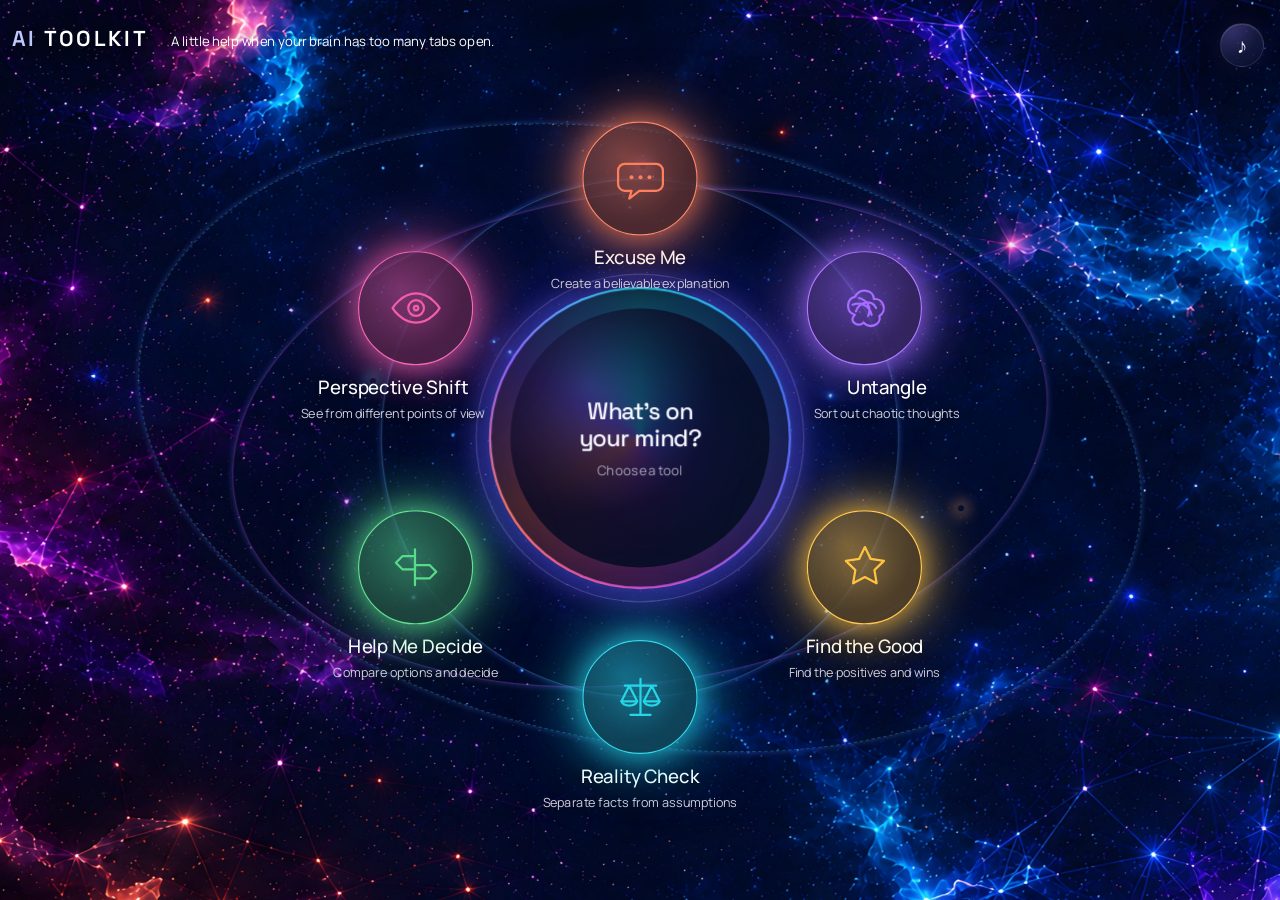
<file: index.html>
<!doctype html>
<html lang="en">
<head>
  <meta charset="UTF-8">
  <meta name="viewport" content="width=device-width, initial-scale=1.0">
  <meta name="theme-color" content="#070817">
  <meta name="description" content="AI Toolkit — six small tools for clearer everyday thinking.">
  <title>AI Toolkit</title>
  <link rel="preload" as="image" href="back-desktop.webp" type="image/webp" media="(min-width: 761px)">
  <link rel="preload" as="image" href="back-mobile.webp" type="image/webp" media="(max-width: 760px)">
  <link rel="stylesheet" href="style.css">
</head>
<body>
  <div class="space" aria-hidden="true">
    <img id="bg" src="back-desktop.webp" alt="" draggable="false">
  </div>
  <div class="twinkle-stars" id="twinkleStars" aria-hidden="true"></div>
  <canvas class="cursor-trail" id="cursorTrail" aria-hidden="true"></canvas>
  <audio id="ambientAudio" src="orbital-drift.mp3" preload="auto" autoplay loop aria-hidden="true"></audio>

  <header class="site-header">
    <a class="brand" href="#" aria-label="AI Toolkit home"><span>AI</span> Toolkit</a>
    <p>A little help when your brain has too many tabs open.</p>
  </header>

  <main>
    <section class="orbit-stage" id="orbitStage" aria-label="Choose an AI tool">
      <div class="orbit-camera" id="orbitCamera">
        <div class="orbit-system" id="orbitSystem">
          <div class="orbit orbit-one"></div>
          <div class="orbit orbit-two"></div>
          <div class="orbit orbit-three"></div>
          <div class="orbit-dot dot-one"></div>
          <div class="orbit-dot dot-two"></div>
          <div class="orbit-dot dot-three"></div>

          <div class="core" id="core" aria-hidden="true">
            <div class="core-inner core-start">
              <p>What's on your mind?</p>
              <span>Choose a tool</span>
            </div>
          </div>

          <div class="tools" id="tools"></div>
        </div>
      </div>
    </section>

    <button class="sound-toggle" id="soundToggle" type="button" aria-label="Play ambient sound" aria-pressed="false" title="Ambient sound"><span class="sound-icon">♪</span></button>
    <button class="back-button" id="backButton" type="button"><span>←</span> Back to tools</button>

    <section class="workspace" id="workspace" aria-hidden="true">
      <div class="work-card">
        <form id="toolForm">
          <label id="promptLabel" for="userInput"></label>
          <div class="textarea-wrap">
            <textarea id="userInput" maxlength="1200" rows="5" required></textarea>
            <span class="counter"><b id="charCount">0</b>/1200</span>
          </div>
          <button class="generate-button" id="generateButton" type="submit"><span>✦</span> Generate</button>
        </form>

        <div class="response" id="response" aria-live="polite" hidden>
        <div class="response-top"><span>Toolkit response</span></div>
          <div id="responseContent"></div>
        </div>
      </div>
    </section>
  </main>

  <script src="background-frames.js"></script>
  <script src="script.js"></script>
</body>
</html>
</file>
<file: style.css>
@import url('https://fonts.googleapis.com/css2?family=Manrope:wght@400;500;600&family=Space+Grotesk:wght@400;500;600&display=swap');

:root {
  --ink: #f8f7ff;
  --muted: #b8b5c9;
  --accent: #a76bff;
  --accent-rgb: 167, 107, 255;
  --ease: cubic-bezier(.18, .76, .2, 1);
  --morph-duration: 1600ms;
  --counter-rotation: 0deg;
  --camera-x: 0px;
  --camera-y: 0px;
  --orbit-rotation: 0deg;
  --orbit-base-zoom: 1;
  --orbit-active-zoom: 1.27;
  --orbit-zoom: var(--orbit-base-zoom);
  --workspace-w: min(51vw, 735px);
  --textarea-h: clamp(102px, 12.5vh, 116px);
}

* { box-sizing: border-box; }

html,
body {
  margin: 0;
  width: 100%;
  min-height: 100%;
  overflow: hidden;
  background: #040716;
}

body {
  min-height: 100dvh;
  color: var(--ink);
  font: 400 14px Manrope, sans-serif;
}

/* Background intentionally unchanged in BotV3; it will be replaced later. */
.space {
  position: fixed;
  inset: 0;
  z-index: 0;
  overflow: hidden;
  pointer-events: none;
  background: #040716;
}
#bg {
  position: absolute;
  left: -10%;
  top: -10%;
  width: 120%;
  height: 120%;
  display: block;
  object-fit: cover;
  user-select: none;
  transform: translate3d(0, 0, 0);
  transform-origin: center;
  will-change: transform;
  backface-visibility: hidden;
}

.site-header {
  position: fixed;
  z-index: 50;
  left: clamp(18px, 3.3vw, 52px);
  top: clamp(16px, 2.7vh, 28px);
  display: flex;
  align-items: baseline;
  gap: 18px;
  pointer-events: none;
}
.brand {
  color: #fff;
  text-decoration: none;
  white-space: nowrap;
  pointer-events: auto;
  text-shadow: 0 2px 18px rgba(2, 4, 18, .92);
  font: 600 18px "Space Grotesk", sans-serif;
  letter-spacing: .13em;
  text-transform: uppercase;
}
.brand span { color: #c0caff; }
.site-header p {
  margin: 0;
  color: #fff;
  font-size: 11px;
  text-shadow: 0 2px 12px rgba(2, 4, 18, .95);
}

main {
  position: relative;
  z-index: 2;
  width: 100%;
  height: 100dvh;
  overflow: hidden;
}

/* ---------------- ORBIT CAMERA / MORPH ---------------- */
.orbit-stage {
  position: absolute;
  inset: 0;
  overflow: hidden;
  pointer-events: none;
}

.orbit-camera {
  position: absolute;
  left: 50%;
  top: 50%;
  width: min(82vw, 900px);
  height: min(76vh, 620px);
  transform: translate(-50%, -50%) translate3d(var(--camera-x), var(--camera-y), 0);
  transform-origin: center;
  will-change: transform;
  transition: transform var(--morph-duration) var(--ease);
  pointer-events: none;
}

.orbit-system {
  position: relative;
  width: 100%;
  height: 100%;
  transform: scale(var(--orbit-zoom)) rotate(var(--orbit-rotation));
  transform-origin: center;
  will-change: transform;
  transition: transform var(--morph-duration) var(--ease);
  pointer-events: none;
}

/* Local darkening only under the orbit so the detailed background remains visible. */
.orbit-system::before {
  content: "";
  position: absolute;
  left: 50%;
  top: 50%;
  width: 105%;
  height: 105%;
  transform: translate(-50%, -50%);
  border-radius: 50%;
  background: radial-gradient(ellipse at center,
    rgba(3, 6, 26, .34) 0%,
    rgba(3, 6, 26, .19) 40%,
    rgba(3, 6, 26, .05) 64%,
    transparent 78%);
  z-index: 0;
  pointer-events: none;
}

.orbit {
  position: absolute;
  left: 50%;
  top: 50%;
  border: 1px solid rgba(97, 175, 255, .32);
  border-radius: 50%;
  box-shadow: 0 0 5px rgba(89, 133, 255, .35);
  transform: translate(-50%, -50%);
  z-index: 1;
}
.orbit-one {
  width: 48%;
  aspect-ratio: 1;
}
.orbit-two {
  width: 76%;
  height: 66%;
  transform: translate(-50%, -50%) rotate(-8deg);
  border-color: rgba(216, 91, 255, .28);
}
.orbit-three {
  width: 94%;
  height: 82%;
  transform: translate(-50%, -50%) rotate(11deg);
  border-style: dashed;
  border-color: rgba(72, 218, 255, .28);
}

.orbit-dot {
  position: absolute;
  z-index: 2;
  width: 5px;
  height: 5px;
  border-radius: 50%;
  box-shadow: 0 0 12px 2px currentColor;
}
.dot-one { left: 25%; top: 42%; color: #53dbff; animation: p1 16s ease-in-out infinite; }
.dot-two { right: 20%; top: 59%; color: #ff9c5c; animation: p2 20s ease-in-out infinite; }
.dot-three { left: 50%; top: 13%; color: #ef71ff; animation: p3 18s ease-in-out infinite; }

/* ---------------- CORE ---------------- */
.core {
  position: absolute;
  left: 50%;
  top: 50%;
  width: clamp(228px, 28vmin, 300px);
  aspect-ratio: 1;
  transform: translate(-50%, -50%);
  z-index: 4;
  padding: 2px;
  border-radius: 50%;
  background: conic-gradient(from 0deg, #20d9ec, #377ce9, #7864ff, #d74dca, #ff745f, #8b64ff, #20d9ec);
  box-shadow:
    0 0 24px rgba(90, 101, 255, .65),
    0 0 74px rgba(101, 62, 234, .38);
  animation: coreHue 12s linear infinite;
  transition: box-shadow .7s var(--ease), background .7s var(--ease), opacity .7s var(--ease);
}
.core::before,
.core::after {
  content: "";
  position: absolute;
  border-radius: 50%;
  pointer-events: none;
}
.core::before {
  inset: -11px;
  border: 1px solid rgba(172, 156, 255, .31);
  box-shadow: 0 0 24px rgba(109, 92, 255, .19), inset 0 0 22px rgba(108, 82, 255, .25);
  transition: border-color .7s var(--ease), box-shadow .7s var(--ease);
}
.core::after {
  inset: 7%;
  z-index: -1;
  background: radial-gradient(circle at 30% 30%, rgba(55, 73, 171, .2), rgba(6, 9, 33, .84) 50%, rgba(3, 5, 21, .97));
  box-shadow: inset 18px 10px 40px rgba(217, 54, 181, .13), inset -18px -10px 44px rgba(0, 202, 238, .15);
}
.core-inner {
  position: absolute;
  inset: 2px;
  display: flex;
  flex-direction: column;
  align-items: center;
  justify-content: center;
  text-align: center;
  border-radius: 50%;
  background: radial-gradient(circle, rgba(14, 17, 54, .42), rgba(3, 5, 23, .9));
  transform: rotate(var(--counter-rotation));
  transition: opacity .55s var(--ease), transform var(--morph-duration) var(--ease);
  will-change: transform, opacity;
}
.core-start p {
  width: 64%;
  margin: 0;
  font: 500 clamp(17px, 1.55vw, 22px)/1.14 "Space Grotesk", sans-serif;
  letter-spacing: -.025em;
  text-wrap: balance;
}
.core-start span {
  margin-top: 8px;
  color: #aaa7ba;
  font-size: 11px;
}
body.active-mode .core-start {
  opacity: .16;
}
body.active-mode .core {
  background: conic-gradient(from 20deg, #28d6e9, #5e70f4, var(--accent), #d853c5, var(--accent), #5969f4, #28d6e9);
  box-shadow:
    0 0 34px rgba(var(--accent-rgb), .65),
    0 0 88px rgba(var(--accent-rgb), .32);
}
body.active-mode .core::before {
  border-color: rgba(var(--accent-rgb), .5);
  box-shadow: 0 0 34px rgba(var(--accent-rgb), .25), inset 0 0 28px rgba(var(--accent-rgb), .21);
}

/* ---------------- TOOL NODES ---------------- */
.tools { position: absolute; inset: 0; z-index: 7; pointer-events: none; }
.tool {
  --color: #a76bff;
  --tool-scale: 1;
  position: absolute;
  width: 188px;
  padding: 0;
  border: 0;
  background: none;
  color: #fff;
  text-align: center;
  cursor: pointer;
  pointer-events: auto;
  transform: translate(-50%, -50%) rotate(var(--counter-rotation)) scale(var(--tool-scale));
  transform-origin: center;
  will-change: transform, opacity;
  transition:
    transform var(--morph-duration) var(--ease),
    opacity .7s var(--ease);
}
.tool:nth-child(1) { left: 50%; top: 7%; }
.tool:nth-child(2) { left: 81%; top: 29%; }
.tool:nth-child(3) { left: 81%; top: 71%; }
.tool:nth-child(4) { left: 50%; top: 93%; }
.tool:nth-child(5) { left: 19%; top: 71%; }
.tool:nth-child(6) { left: 19%; top: 29%; }

.tool-orb {
  position: relative;
  isolation: isolate;
  width: clamp(94px, 10.6vmin, 112px);
  aspect-ratio: 1;
  margin: auto;
  display: grid;
  place-items: center;
  border-radius: 50%;
  color: var(--color);
  border: 1px solid color-mix(in srgb, var(--color) 90%, white);
  background: radial-gradient(circle at 35% 30%, color-mix(in srgb, var(--color) 25%, transparent), rgba(7, 9, 30, .88) 62%);
  box-shadow:
    0 0 22px color-mix(in srgb, var(--color) 68%, transparent),
    0 0 58px color-mix(in srgb, var(--color) 36%, transparent),
    0 0 94px color-mix(in srgb, var(--color) 15%, transparent),
    inset 0 0 25px color-mix(in srgb, var(--color) 20%, transparent);
  transition: border-color .4s var(--ease), background .4s var(--ease), box-shadow .4s var(--ease);
}
.tool-orb::before {
  content: "";
  position: absolute;
  z-index: -1;
  inset: -30%;
  border-radius: 50%;
  background: radial-gradient(circle,
    color-mix(in srgb, var(--color) 48%, transparent) 0%,
    color-mix(in srgb, var(--color) 24%, transparent) 42%,
    transparent 72%);
  filter: blur(15px);
  opacity: .98;
  pointer-events: none;
  transition: transform .5s var(--ease), opacity .5s var(--ease);
}
.tool-orb svg {
  width: 48%;
  height: 48%;
  fill: none;
  stroke: currentColor;
  stroke-width: 2;
  stroke-linecap: round;
  stroke-linejoin: round;
}
.tool-orb svg circle[r="1.8"] { fill: currentColor; stroke: none; }
.tool-name {
  display: block;
  margin-top: 9px;
  font: 500 15.5px/1.2 "Manrope", sans-serif;
  text-shadow: 0 2px 13px rgba(1, 3, 18, .96);
}
/* Fine text alignment only: keep orbit positions unchanged */
.tool:nth-child(2) .tool-name,
.tool:nth-child(2) .tool-desc {
  transform: translateX(10px);
}

.tool:nth-child(6) .tool-name,
.tool:nth-child(6) .tool-desc {
  transform: translateX(-10px);
}

.tool-desc {
  display: block;
  max-width: 168px;
  margin: 5px auto 0;
  color: #d1cede;
  font: 400 10.5px/1.4 "Manrope", sans-serif;
  letter-spacing: 0;
  text-shadow: 0 2px 11px rgba(1, 3, 18, .98);
}
.tool:hover .tool-orb,
.tool:focus-visible .tool-orb {
  box-shadow:
    0 0 30px color-mix(in srgb, var(--color) 84%, transparent),
    0 0 78px color-mix(in srgb, var(--color) 45%, transparent),
    0 0 118px color-mix(in srgb, var(--color) 20%, transparent),
    inset 0 0 29px color-mix(in srgb, var(--color) 28%, transparent);
}
.tool:hover .tool-orb::before,
.tool:focus-visible .tool-orb::before { transform: scale(1.14); }
.tool:focus-visible { outline: none; }

body.active-mode .tool.dimmed {
  opacity: .48;
}
body.active-mode .tool.dimmed .tool-desc { opacity: .24; }
body.active-mode .tool.selected {
  --tool-scale: 1.13;
  opacity: 1;
  z-index: 12;
}
body.active-mode .tool.selected .tool-orb {
  box-shadow:
    0 0 34px color-mix(in srgb, var(--color) 90%, transparent),
    0 0 86px color-mix(in srgb, var(--color) 52%, transparent),
    0 0 138px color-mix(in srgb, var(--color) 23%, transparent),
    inset 0 0 32px color-mix(in srgb, var(--color) 32%, transparent);
}
body.active-mode .tool.selected .tool-desc { color: #f0edf7; }

/* Keep expensive paint effects out of the moving composition. */
body.morphing .core { animation-play-state: paused; }
body.morphing .tool-orb::before { opacity: .72; filter: none; }

/* ---------------- WORKSPACE ---------------- */
.workspace {
  position: fixed;
  z-index: 25;
  right: clamp(22px, 3.2vw, 52px);
  top: 50%;
  width: var(--workspace-w);
  height: auto;
  max-height: calc(100dvh - 88px);
  transform: translate(70px, -50%) scale(.98);
  opacity: 0;
  visibility: hidden;
  pointer-events: none;
  transition:
    opacity .62s var(--ease),
    transform .72s var(--ease);
}
.workspace.visible {
  transform: translate(0, -50%) scale(1);
  opacity: 1;
  visibility: visible;
  pointer-events: auto;
}

.back-button {
  position: fixed;
  z-index: 40;
  right: clamp(22px, 3.2vw, 52px);
  top: clamp(18px, 2.6vh, 28px);
  padding: 11px 19px;
  border: 0;
  border-radius: 999px;
  color: #f4f2fb;
  background:
    radial-gradient(circle at 22% 10%, rgba(var(--accent-rgb), .16), transparent 52%),
    linear-gradient(135deg, rgba(72, 77, 137, .46), rgba(17, 21, 61, .42));
  box-shadow:
    0 10px 34px rgba(0, 0, 0, .18),
    0 0 28px rgba(var(--accent-rgb), .12),
    inset 0 1px 0 rgba(255, 255, 255, .11),
    inset 0 0 18px rgba(var(--accent-rgb), .05);
  font: 500 15px/1.1 Manrope, sans-serif;
  cursor: pointer;
  opacity: 0;
  pointer-events: none;
  transform: translateY(-7px);
  transition: opacity .42s var(--ease), transform .42s var(--ease), background .3s var(--ease), box-shadow .3s var(--ease);
}
body.active-mode .back-button {
  opacity: 1;
  pointer-events: auto;
  transform: none;
}
body.returning .back-button {
  opacity: 0;
  pointer-events: none;
  transform: translateY(-7px);
}
.back-button:hover {
  transform: translateY(-1px) scale(1.015);
  background:
    radial-gradient(circle at 22% 10%, rgba(var(--accent-rgb), .24), transparent 54%),
    linear-gradient(135deg, rgba(82, 87, 151, .54), rgba(22, 27, 72, .5));
  box-shadow:
    0 12px 38px rgba(0, 0, 0, .19),
    0 0 36px rgba(var(--accent-rgb), .2),
    inset 0 1px 0 rgba(255, 255, 255, .14),
    inset 0 0 20px rgba(var(--accent-rgb), .08);
}

.work-card {
  position: relative;
  height: auto;
  max-height: inherit;
  padding: 19px 21px;
  display: flex;
  flex-direction: column;
  overflow: hidden;
  border: 1px solid transparent;
  border-radius: 21px;
  background:
    linear-gradient(145deg,
      rgba(77, 82, 151, .45),
      rgba(var(--accent-rgb), .14) 42%,
      rgba(19, 23, 70, .52) 100%) padding-box,
    linear-gradient(125deg,
      rgba(var(--accent-rgb), .92),
      rgba(147, 160, 255, .40),
      rgba(var(--accent-rgb), .58)) border-box;
  box-shadow:
    0 0 0 1px rgba(255, 255, 255, .025),
    0 0 46px rgba(var(--accent-rgb), .23),
    0 0 96px rgba(var(--accent-rgb), .10),
    0 24px 80px rgba(0, 0, 0, .20);
}
.work-card::before {
  content: "";
  position: absolute;
  inset: 0;
  pointer-events: none;
  border-radius: inherit;
  background:
    radial-gradient(circle at 13% 0%, rgba(255,255,255,.075), transparent 25%),
    radial-gradient(circle at 18% 8%, rgba(var(--accent-rgb), .15), transparent 42%);
  box-shadow: inset 0 1px 0 rgba(255,255,255,.045), inset 0 0 42px rgba(var(--accent-rgb), .055);
}
.work-card form { position: relative; z-index: 1; flex: 0 0 auto; }

label {
  display: block;
  margin-bottom: 9px;
  font: 500 clamp(17px, 1.32vw, 18px)/1.35 Manrope, sans-serif;
}
.textarea-wrap { position: relative; }
textarea {
  width: 100%;
  height: var(--textarea-h);
  resize: none;
  padding: 13px 15px 28px;
  border: 1px solid rgba(var(--accent-rgb), .48);
  border-radius: 14px;
  outline: none;
  color: #f7f5fc;
  background: linear-gradient(145deg, rgba(17, 21, 61, .66), rgba(8, 11, 41, .72));
  box-shadow:
    0 0 22px rgba(var(--accent-rgb), .1),
    inset 0 0 28px rgba(var(--accent-rgb), .06);
  font: 400 clamp(16px, 1.2vw, 17px)/1.52 Manrope, sans-serif;
  transition: border-color .3s var(--ease), box-shadow .3s var(--ease), background .3s var(--ease);
}
textarea::placeholder { color: #aaa7b9; opacity: .78; }
textarea:focus {
  border-color: rgba(var(--accent-rgb), .92);
  background: linear-gradient(145deg, rgba(21, 25, 71, .76), rgba(9, 12, 44, .78));
  box-shadow:
    0 0 0 2px rgba(var(--accent-rgb), .11),
    0 0 34px rgba(var(--accent-rgb), .24),
    inset 0 0 30px rgba(var(--accent-rgb), .08);
}
.counter {
  position: absolute;
  right: 12px;
  bottom: 8px;
  color: #aaa7b8;
  font-size: 10px;
}
.counter b { font-weight: 400; }

.generate-button {
  display: flex;
  align-items: center;
  justify-content: center;
  gap: 7px;
  width: 240px;
  height: 41px;
  margin: 10px auto 0;
  border: 1px solid rgba(255, 255, 255, .1);
  border-radius: 999px;
  color: #fff;
  background: linear-gradient(100deg, color-mix(in srgb, var(--accent) 62%, #27185f), var(--accent));
  box-shadow: 0 8px 30px rgba(var(--accent-rgb), .31), 0 0 27px rgba(var(--accent-rgb), .14);
  font: 600 12px Manrope, sans-serif;
  cursor: pointer;
  transition: transform .25s var(--ease), box-shadow .25s var(--ease), opacity .25s;
}
.generate-button:hover { transform: translateY(-1px); box-shadow: 0 10px 36px rgba(var(--accent-rgb), .43), 0 0 32px rgba(var(--accent-rgb), .2); }
.generate-button.loading { opacity: .7; pointer-events: none; }

.response {
  position: relative;
  z-index: 1;
  flex: 0 1 auto;
  min-height: 0;
  max-height: min(50dvh, 430px);
  margin-top: 12px;
  overflow-y: auto;
  border: 0;
  border-radius: 15px;
  background: linear-gradient(145deg, rgba(36, 41, 98, .24), rgba(11, 14, 47, .28));
  box-shadow:
    0 12px 32px rgba(0, 0, 0, .10),
    inset 0 1px 0 rgba(255,255,255,.035),
    inset 0 0 28px rgba(var(--accent-rgb), .035);
  animation: reveal .5s var(--ease);
}
.response-top {
  position: relative;
  z-index: 3;
  display: flex;
  justify-content: space-between;
  padding: 9px 12px 4px;
  border: 0;
  background: transparent;
  color: #d8d5e4;
  font-size: 11px;
}
.response-top small { color: var(--accent); text-transform: uppercase; letter-spacing: .1em; }

.response-grid {
  display: grid;
  grid-template-columns: 1fr;
  gap: 10px;
  padding: 9px 10px 11px;
}
@media (min-width: 761px) {
  .response-grid.response-count-2 { grid-template-columns: repeat(2, minmax(0, 1fr)); }
  .response-grid.response-count-3 { grid-template-columns: repeat(3, minmax(0, 1fr)); }
  .response-grid.response-count-4 { grid-template-columns: repeat(3, minmax(0, 1fr)); }
  .response-grid.response-count-4 .response-item--wide { grid-column: 1 / -1; }
}
.response-item {
  padding: 13px 15px;
  border: 0;
  border-radius: 12px;
  background:
    linear-gradient(145deg,
      rgba(var(--accent-rgb), .085),
      rgba(42, 47, 104, .26) 48%,
      rgba(15, 18, 56, .30));
  box-shadow:
    inset 0 1px 0 rgba(255,255,255,.035),
    0 8px 22px rgba(0,0,0,.07);
}
.response-item h3 {
  margin: 0 0 7px;
  color: color-mix(in srgb, var(--accent) 88%, white);
  font: 500 clamp(14px, 1.02vw, 15px)/1.3 Manrope, sans-serif;
  letter-spacing: .01em;
}
.response-item p {
  margin: 0;
  color: #eeeaf3;
  font: 400 clamp(16px, 1.2vw, 17px)/1.54 Manrope, sans-serif;
}


/* ---------------- V5 AMBIENCE ---------------- */
.cursor-trail {
  position: fixed;
  inset: 0;
  width: 100vw;
  height: 100dvh;
  z-index: 70;
  pointer-events: none;
  opacity: .94;
}

.twinkle-stars {
  position: fixed;
  inset: 0;
  z-index: 1;
  overflow: hidden;
  pointer-events: none;
}
.twinkle-star {
  --twinkle-size: 3px;
  --twinkle-duration: 5.8s;
  --twinkle-delay: 0s;
  position: absolute;
  width: var(--twinkle-size);
  height: var(--twinkle-size);
  border-radius: 50%;
  background: rgba(238, 247, 255, .96);
  box-shadow:
    0 0 5px rgba(255,255,255,.85),
    0 0 12px rgba(117,198,255,.7),
    0 0 22px rgba(157,107,255,.28);
  opacity: .08;
  animation: starTwinkle var(--twinkle-duration) ease-in-out var(--twinkle-delay) infinite;
}
.twinkle-star::before,
.twinkle-star::after {
  content: "";
  position: absolute;
  left: 50%;
  top: 50%;
  border-radius: 999px;
  background: linear-gradient(90deg, transparent, rgba(255,255,255,.78), transparent);
  transform: translate(-50%, -50%);
}
.twinkle-star::before { width: calc(var(--twinkle-size) * 5); height: 1px; }
.twinkle-star::after { width: 1px; height: calc(var(--twinkle-size) * 5); }

.sound-toggle {
  position: fixed;
  z-index: 75;
  top: clamp(18px, 2.6vh, 28px);
  right: 16px;
  width: 44px;
  height: 44px;
  display: grid;
  place-items: center;
  padding: 0;
  border: 1px solid rgba(255,255,255,.10);
  border-radius: 50%;
  color: #f5f3ff;
  background:
    radial-gradient(circle at 28% 16%, rgba(var(--accent-rgb), .18), transparent 55%),
    linear-gradient(145deg, rgba(68, 75, 135, .46), rgba(16, 20, 58, .44));
  box-shadow:
    0 10px 34px rgba(0,0,0,.18),
    0 0 24px rgba(var(--accent-rgb), .10),
    inset 0 1px 0 rgba(255,255,255,.11);
  cursor: pointer;
  transition: transform .25s var(--ease), box-shadow .3s var(--ease), background .3s var(--ease), opacity .3s;
}
.sound-toggle:hover {
  transform: translateY(-1px) scale(1.035);
  box-shadow:
    0 12px 36px rgba(0,0,0,.2),
    0 0 30px rgba(var(--accent-rgb), .20),
    inset 0 1px 0 rgba(255,255,255,.14);
}
.sound-toggle[aria-pressed="true"] {
  background:
    radial-gradient(circle at 28% 16%, rgba(var(--accent-rgb), .30), transparent 56%),
    linear-gradient(145deg, rgba(78, 86, 150, .58), rgba(20, 25, 72, .52));
  box-shadow:
    0 12px 38px rgba(0,0,0,.20),
    0 0 34px rgba(var(--accent-rgb), .26),
    inset 0 1px 0 rgba(255,255,255,.14);
}
.sound-toggle[aria-pressed="true"] .sound-icon {
  animation: soundPulse 2.8s ease-in-out infinite;
}
.sound-icon {
  display: block;
  font: 500 21px/1 "Space Grotesk", sans-serif;
  transform-origin: center;
}

@media (max-width: 760px), (pointer: coarse) {
  .cursor-trail { display: none; }
}

@media (max-width: 760px) and (orientation: portrait) {
  .sound-toggle {
    top: 14px;
    right: 72px;
    width: 40px;
    height: 40px;
  }
  body.active-mode .sound-toggle {
    opacity: 0;
    pointer-events: none;
  }
  .twinkle-star:nth-child(n+10) { display: none; }
}

/* ---------------- ANIMATIONS ---------------- */
@keyframes spaceDesktop {
  0%, 100% { transform: translate3d(-1.2%, -.8%, 0) scale(1.065); }
  25% { transform: translate3d(1.15%, -1.35%, 0) scale(1.075); }
  50% { transform: translate3d(1.55%, .75%, 0) scale(1.068); }
  75% { transform: translate3d(-.75%, 1.25%, 0) scale(1.078); }
}
@keyframes spaceMobile {
  0%, 100% { transform: translate3d(-.8%, -1.1%, 0) scale(1.06); }
  25% { transform: translate3d(.9%, -1.4%, 0) scale(1.07); }
  50% { transform: translate3d(1.1%, .9%, 0) scale(1.065); }
  75% { transform: translate3d(-.7%, 1.2%, 0) scale(1.075); }
}
/* Shift by exactly one tile so the repeating star field loops without a jump. */
@keyframes stars { to { background-position: 137px 137px; } }
@keyframes starTwinkle {
  0%, 100% { opacity: .08; transform: scale(.55) rotate(0deg); }
  18% { opacity: .18; }
  48% { opacity: .95; transform: scale(1.08) rotate(10deg); }
  72% { opacity: .22; }
}
@keyframes soundPulse {
  0%, 100% { transform: scale(1); opacity: .9; }
  50% { transform: scale(1.08); opacity: 1; }
}
@keyframes coreHue { 50% { filter: hue-rotate(24deg); } }
@keyframes p1 { 50% { transform: translate(42px, -28px); } }
@keyframes p2 { 50% { transform: translate(-38px, 27px); } }
@keyframes p3 { 50% { transform: translate(30px, 21px); } }
@keyframes reveal { from { opacity: 0; transform: translateY(8px); } }

@media (min-width: 761px) {
  :root {
    --orbit-base-zoom: 1.20;
    --orbit-active-zoom: 1.68;
  }

  /* V6: enlarge the complete top-left brand block by 20% and move it 0.8 cm left. */
  .site-header {
    left: max(8px, calc(clamp(18px, 3.3vw, 52px) - 0.8cm));
    transform: scale(1.20);
    transform-origin: left top;
  }

  /* Keep Back clear of the sound control now parked at the far-right edge. */
  .back-button {
    right: 82px;
  }

  .orbit-camera {
    --tool-orbit-radius: min(19.68vw, 216px);
    --tool-orb-radius: clamp(47px, 5.3vmin, 56px);
    top: calc(50% - 12px);
  }
  .tool {
    transform: translate(-50%, calc(0px - var(--tool-orb-radius))) rotate(var(--counter-rotation)) scale(var(--tool-scale));
  }
  .tool:nth-child(2) .tool-name,
  .tool:nth-child(2) .tool-desc {
    transform: translateX(.5cm);
  }
  .tool:nth-child(6) .tool-name,
  .tool:nth-child(6) .tool-desc {
    transform: translateX(-.5cm);
  }
  .tool:nth-child(1) { left: 50%; top: 50%; margin-top: calc(-1 * var(--tool-orbit-radius)); }
  .tool:nth-child(2) { left: 50%; top: 50%; margin-left: calc(.8660254 * var(--tool-orbit-radius)); margin-top: calc(-.5 * var(--tool-orbit-radius)); }
  .tool:nth-child(3) { left: 50%; top: 50%; margin-left: calc(.8660254 * var(--tool-orbit-radius)); margin-top: calc(.5 * var(--tool-orbit-radius)); }
  .tool:nth-child(4) { left: 50%; top: 50%; margin-top: var(--tool-orbit-radius); }
  .tool:nth-child(5) { left: 50%; top: 50%; margin-left: calc(-.8660254 * var(--tool-orbit-radius)); margin-top: calc(.5 * var(--tool-orbit-radius)); }
  .tool:nth-child(6) { left: 50%; top: 50%; margin-left: calc(-.8660254 * var(--tool-orbit-radius)); margin-top: calc(-.5 * var(--tool-orbit-radius)); }
}

/* ---------------- SHORT DESKTOP HEIGHTS ---------------- */
@media (min-width: 761px) and (max-height: 720px) {
  :root { --textarea-h: 90px; }
  .orbit-camera {
    --tool-orbit-radius: min(18.72vw, 196.8px);
    width: min(78vw, 820px);
    height: min(73vh, 540px);
  }
  .core { width: clamp(198px, 27vmin, 244px); }
  .tool-orb { width: clamp(82px, 10vmin, 94px); }
  .tool-name { font-size: 13.5px; }
  .tool-desc { font-size: 9.5px; }
  .work-card { padding: 14px 17px; }
  .generate-button { height: 36px; margin-top: 7px; }
  .response-item { padding: 10px 12px; }
  .response-item p { font-size: 15px; line-height: 1.45; }
}

/* ---------------- MOBILE ---------------- */
@media (max-width: 760px) and (orientation: portrait) {
  :root {
    --workspace-w: auto;
    --textarea-h: 112px;
    --orbit-base-zoom: 1;
    --orbit-active-zoom: 1.27;
  }

  .space {
    inset: 0;
  }

  .site-header { left: 17px; top: 15px; }
  .site-header p { display: none; }
  .brand { font-size: 16px; }

  .orbit-camera {
    width: 100vw;
    height: min(76dvh, 570px);
  }
  .orbit-system::before { width: 116%; height: 108%; }
  .orbit-one { width: 52%; }
  .orbit-two { width: 84%; height: 63%; }
  .orbit-three { width: 100%; height: 77%; }

  .core { width: clamp(148px, 42vw, 176px); }
  .core-start p { width: 67%; font-size: 15px; }
  .core-start span { font-size: 9px; }

  .tool { width: 96px; }
  .tool:nth-child(1) { left: 50%; top: 13%; }
  .tool:nth-child(2) { left: 79%; top: 31%; }
  .tool:nth-child(3) { left: 79%; top: 69%; }
  .tool:nth-child(4) { left: 50%; top: 87%; }
  .tool:nth-child(5) { left: 21%; top: 69%; }
  .tool:nth-child(6) { left: 21%; top: 31%; }
  .tool-orb { width: 68px; }
  .tool-name { margin-top: 6px; font-size: 10.7px; }
  .tool-desc { display: none; }

  body.active-mode .tool.selected { --tool-scale: 1.12; }
  body.active-mode .tool.dimmed { opacity: .42; }

  .workspace {
    left: 12px;
    right: 12px;
    top: auto;
    bottom: 12px;
    width: auto;
    height: auto;
    max-height: calc(100dvh - 110px);
    transform: translateY(40px) scale(.985);
  }
  .workspace.visible { transform: none; }
  .work-card { padding: 16px; border-radius: 19px; }
  label { font-size: 16px; }
  textarea { font-size: 16px; }
  .generate-button { width: 100%; min-height: 46px; }

  .back-button {
    left: auto;
    right: 14px;
    top: 14px;
    padding: 10px 15px;
    font-size: 14px;
  }

  .response { max-height: min(50dvh, 430px); }
  .response-grid { grid-template-columns: 1fr; gap: 8px; padding: 9px; }
  .response-grid .response-item { grid-column: 1 / -1; }
  .response-item p { font-size: 15.5px; }
}

@media (max-width: 380px) and (orientation: portrait) {
  .orbit-camera { height: min(74dvh, 535px); }
  .tool { width: 90px; }
  .tool-orb { width: 64px; }
  .tool:nth-child(2), .tool:nth-child(3) { left: 78%; }
  .tool:nth-child(5), .tool:nth-child(6) { left: 22%; }
  .core { width: 146px; }
  .workspace { left: 9px; right: 9px; bottom: 9px; }
}

@media (prefers-reduced-motion: reduce) {
  *, *::before, *::after {
    animation-duration: .01ms !important;
    animation-iteration-count: 1 !important;
    scroll-behavior: auto !important;
    transition-duration: .01ms !important;
  }
  #bg { transform: translate3d(0, 0, 0) !important; }
  .cursor-trail { display: none !important; }
  .twinkle-star { opacity: .28; animation: none !important; }
  .sound-toggle .sound-icon { animation: none !important; }
}
</file>
